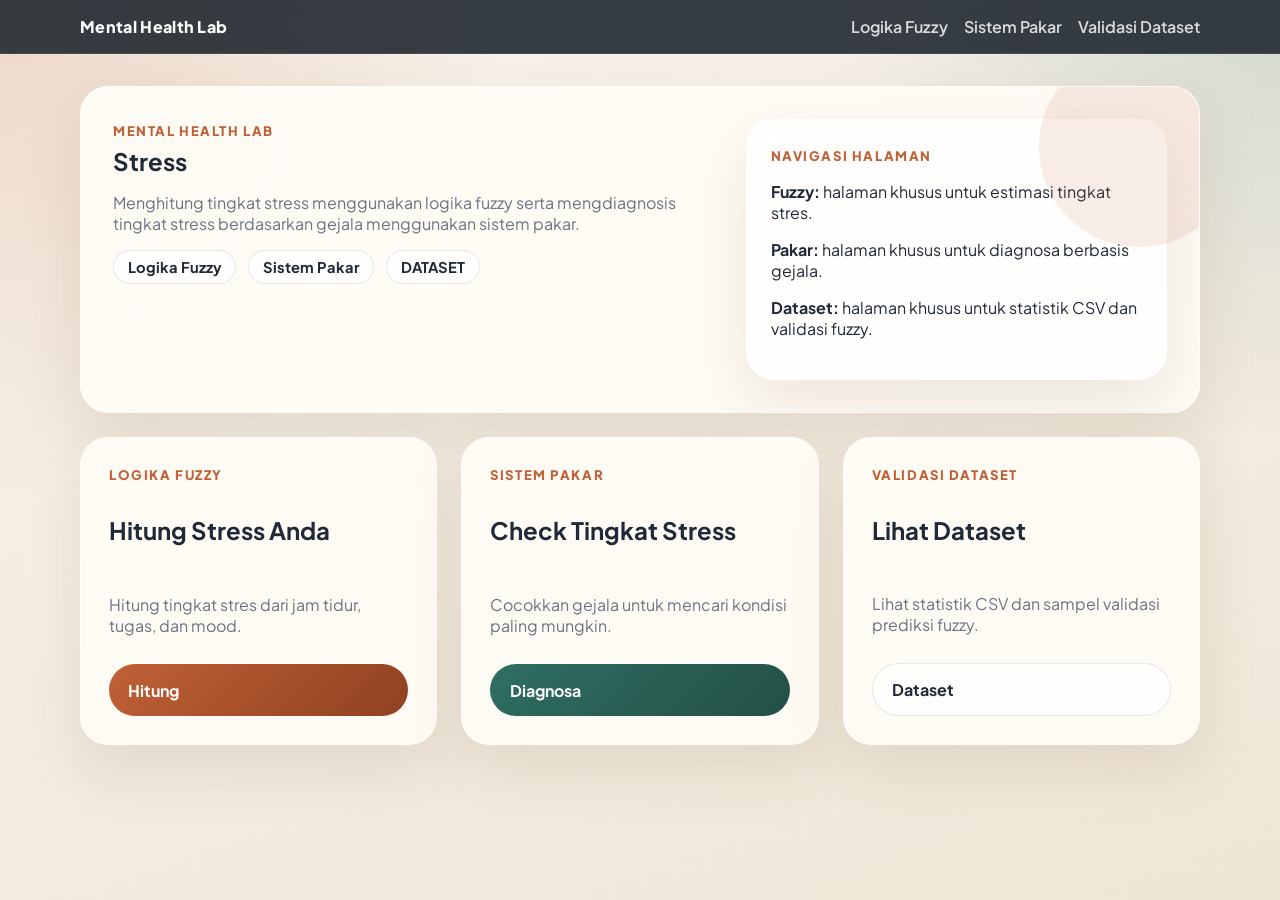
<file: index.html>
<!DOCTYPE html>
<html lang="id">
<head>
    <meta charset="UTF-8">
    <meta name="viewport" content="width=device-width, initial-scale=1.0">
    <title>Mental Health Lab</title>
    <link rel="preconnect" href="https://fonts.googleapis.com">
    <link rel="preconnect" href="https://fonts.gstatic.com" crossorigin>
    <link href="https://fonts.googleapis.com/css2?family=Plus+Jakarta+Sans:wght@400;500;700;800&display=swap" rel="stylesheet">
    <link rel="stylesheet" href="./styles.css">
</head>
<body data-page="home">
    <div class="site-shell">
        <header class="topbar">
            <div class="container topbar-inner">
                <a class="brand" href="./index.html">Mental Health Lab</a>
                <nav class="topnav">
                    <a href="./fuzzy.html">Logika Fuzzy</a>
                    <a href="./expert.html">Sistem Pakar</a>
                    <a href="./dataset.html">Validasi Dataset</a>
                </nav>
            </div>
        </header>

        <main class="container page">
            <section class="hero-card glass-card">
                <div class="hero-copy">
                    <span class="section-label">Mental Health Lab</span>
                    <h1>Stress</h1>
                    <p>
                        Menghitung tingkat stress menggunakan logika fuzzy serta mengdiagnosis tingkat stress berdasarkan gejala menggunakan sistem pakar.
                    </p>
                    <div class="pill-row">
                        <span class="metric-pill">Logika Fuzzy</span>
                        <span class="metric-pill">Sistem Pakar</span>
                        <span class="metric-pill">DATASET</span>
                    </div>
                </div>

                <div class="hero-panel">
                    <div class="glass-card inset-card">
                        <span class="section-label">Navigasi Halaman</span>
                        <p><strong>Fuzzy:</strong> halaman khusus untuk estimasi tingkat stres.</p>
                        <p><strong>Pakar:</strong> halaman khusus untuk diagnosa berbasis gejala.</p>
                        <p><strong>Dataset:</strong> halaman khusus untuk statistik CSV dan validasi fuzzy.</p>
                    </div>
                </div>
            </section>

            <section class="card-grid">
                <a class="glass-card feature-card" href="./fuzzy.html">
                    <span class="section-label">Logika Fuzzy</span>
                    <h2>Hitung Stress Anda</h2>
                    <p class="muted">Hitung tingkat stres dari jam tidur, tugas, dan mood.</p>
                    <span class="button button-primary">Hitung</span>
                </a>

                <a class="glass-card feature-card" href="./expert.html">
                    <span class="section-label">Sistem Pakar</span>
                    <h2>Check Tingkat Stress</h2>
                    <p class="muted">Cocokkan gejala untuk mencari kondisi paling mungkin.</p>
                    <span class="button button-accent">Diagnosa</span>
                </a>

                <a class="glass-card feature-card" href="./dataset.html">
                    <span class="section-label">Validasi Dataset</span>
                    <h2>Lihat Dataset</h2>
                    <p class="muted">Lihat statistik CSV dan sampel validasi prediksi fuzzy.</p>
                    <span class="button button-ghost">Dataset</span>
                </a>
            </section>
        </main>
    </div>
</body>
</html>
</file>
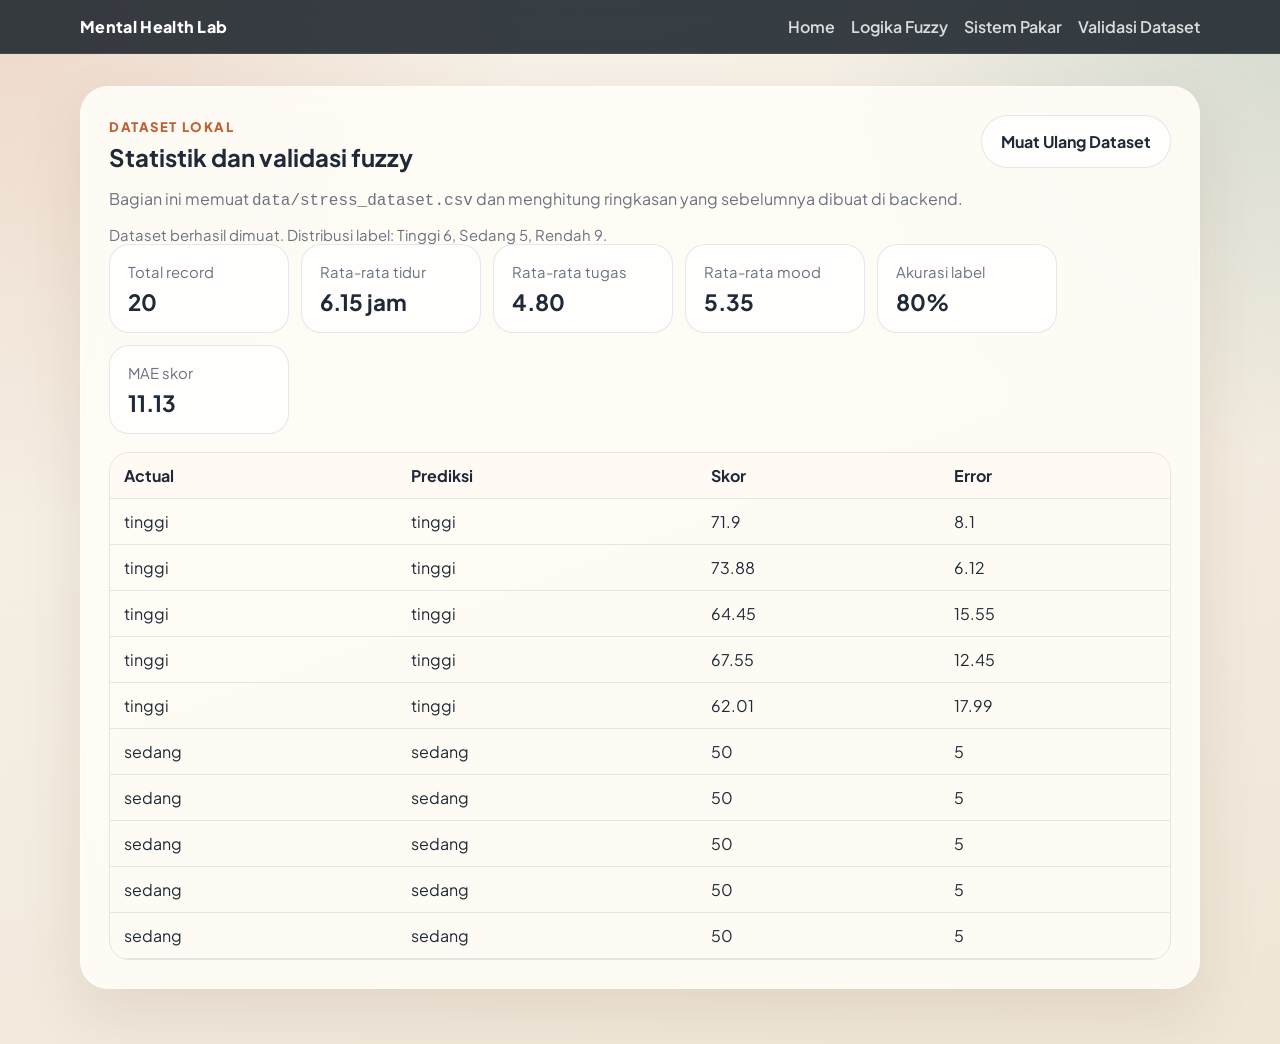
<file: dataset.html>
<!DOCTYPE html>
<html lang="id">
<head>
    <meta charset="UTF-8">
    <meta name="viewport" content="width=device-width, initial-scale=1.0">
    <title>Validasi Dataset - Mental Health Lab</title>
    <link rel="preconnect" href="https://fonts.googleapis.com">
    <link rel="preconnect" href="https://fonts.gstatic.com" crossorigin>
    <link href="https://fonts.googleapis.com/css2?family=Plus+Jakarta+Sans:wght@400;500;700;800&display=swap" rel="stylesheet">
    <link rel="stylesheet" href="./styles.css">
</head>
<body data-page="dataset">
    <div class="site-shell">
        <header class="topbar">
            <div class="container topbar-inner">
                <a class="brand" href="./index.html">Mental Health Lab</a>
                <nav class="topnav">
                    <a href="./index.html">Home</a>
                    <a href="./fuzzy.html">Logika Fuzzy</a>
                    <a href="./expert.html">Sistem Pakar</a>
                    <a href="./dataset.html">Validasi Dataset</a>
                </nav>
            </div>
        </header>

        <main class="container page">
            <section class="glass-card dataset-panel">
                <div class="dataset-head">
                    <div>
                        <span class="section-label">Dataset Lokal</span>
                        <h2>Statistik dan validasi fuzzy</h2>
                        <p class="muted">
                            Bagian ini memuat <code>data/stress_dataset.csv</code> dan menghitung ringkasan yang sebelumnya dibuat di backend.
                        </p>
                    </div>
                    <button id="reload-dataset" class="button button-ghost" type="button">Muat Ulang Dataset</button>
                </div>

                <div id="dataset-status" class="mini-note">Memuat dataset...</div>
                <div id="dataset-metrics" class="metric-grid"></div>
                <div id="dataset-table-wrap" class="table-wrap hidden">
                    <table>
                        <thead>
                            <tr>
                                <th>Actual</th>
                                <th>Prediksi</th>
                                <th>Skor</th>
                                <th>Error</th>
                            </tr>
                        </thead>
                        <tbody id="dataset-table-body"></tbody>
                    </table>
                </div>
            </section>
        </main>
    </div>

    <script src="./app.js"></script>
</body>
</html>
</file>
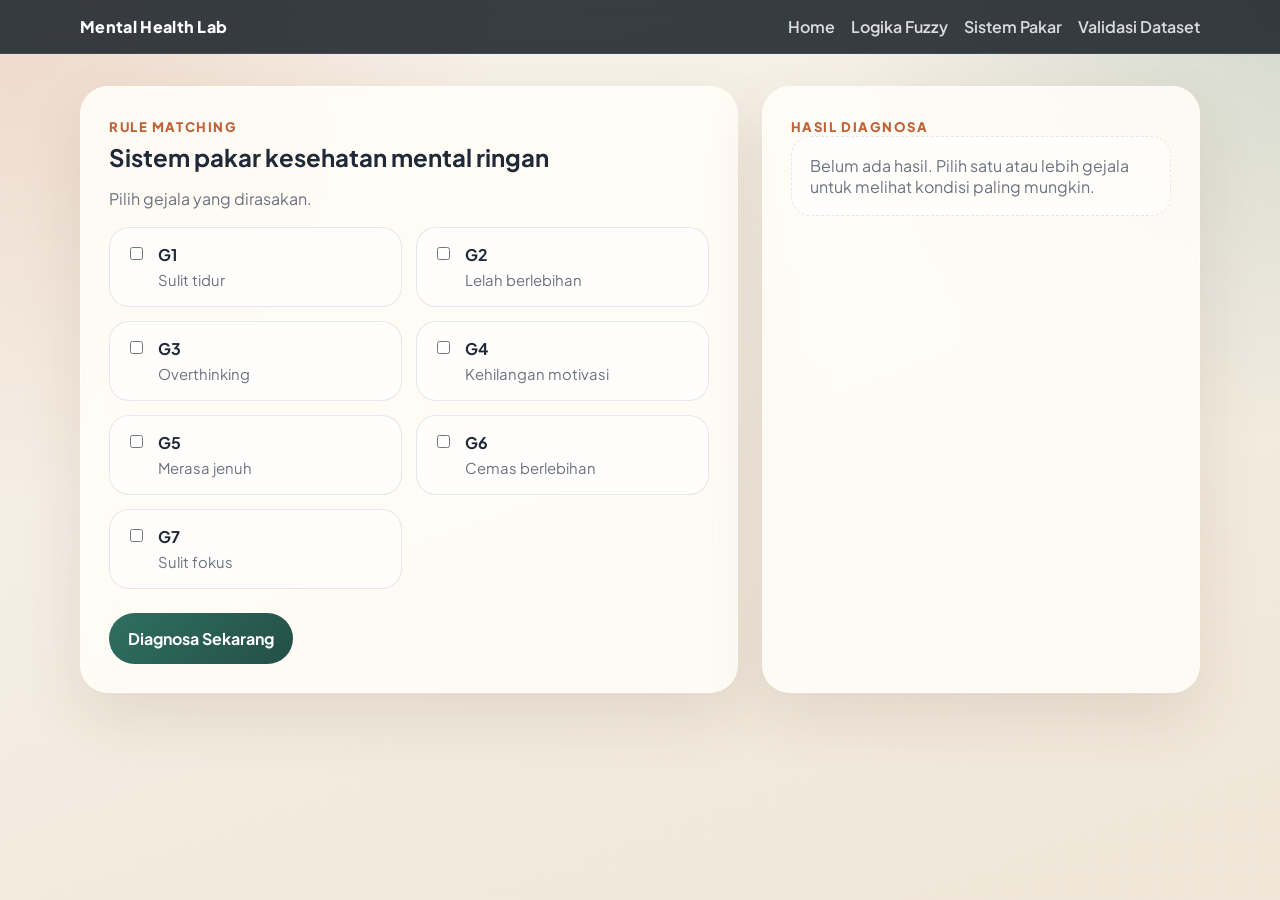
<file: expert.html>
<!DOCTYPE html>
<html lang="id">
<head>
    <meta charset="UTF-8">
    <meta name="viewport" content="width=device-width, initial-scale=1.0">
    <title>Sistem Pakar - Mental Health Lab</title>
    <link rel="preconnect" href="https://fonts.googleapis.com">
    <link rel="preconnect" href="https://fonts.gstatic.com" crossorigin>
    <link href="https://fonts.googleapis.com/css2?family=Plus+Jakarta+Sans:wght@400;500;700;800&display=swap" rel="stylesheet">
    <link rel="stylesheet" href="./styles.css">
</head>
<body data-page="expert">
    <div class="site-shell">
        <header class="topbar">
            <div class="container topbar-inner">
                <a class="brand" href="./index.html">Mental Health Lab</a>
                <nav class="topnav">
                    <a href="./index.html">Home</a>
                    <a href="./fuzzy.html">Logika Fuzzy</a>
                    <a href="./expert.html">Sistem Pakar</a>
                    <a href="./dataset.html">Validasi Dataset</a>
                </nav>
            </div>
        </header>

        <main class="container page">
            <section class="panel-grid">
                <div class="glass-card panel-main">
                    <span class="section-label">Rule Matching</span>
                    <h2>Sistem pakar kesehatan mental ringan</h2>
                    <p class="muted">
                        Pilih gejala yang dirasakan.
                    </p>

                    <form id="expert-form">
                        <div id="gejala-list" class="symptom-grid"></div>
                        <button type="submit" class="button button-accent">Diagnosa Sekarang</button>
                    </form>
                </div>

                <aside class="glass-card panel-side">
                    <span class="section-label">Hasil Diagnosa</span>
                    <div id="expert-empty" class="empty-state">
                        Belum ada hasil. Pilih satu atau lebih gejala untuk melihat kondisi paling mungkin.
                    </div>
                    <div id="expert-result" class="hidden"></div>
                </aside>
            </section>
        </main>
    </div>

    <script src="./app.js"></script>
</body>
</html>
</file>
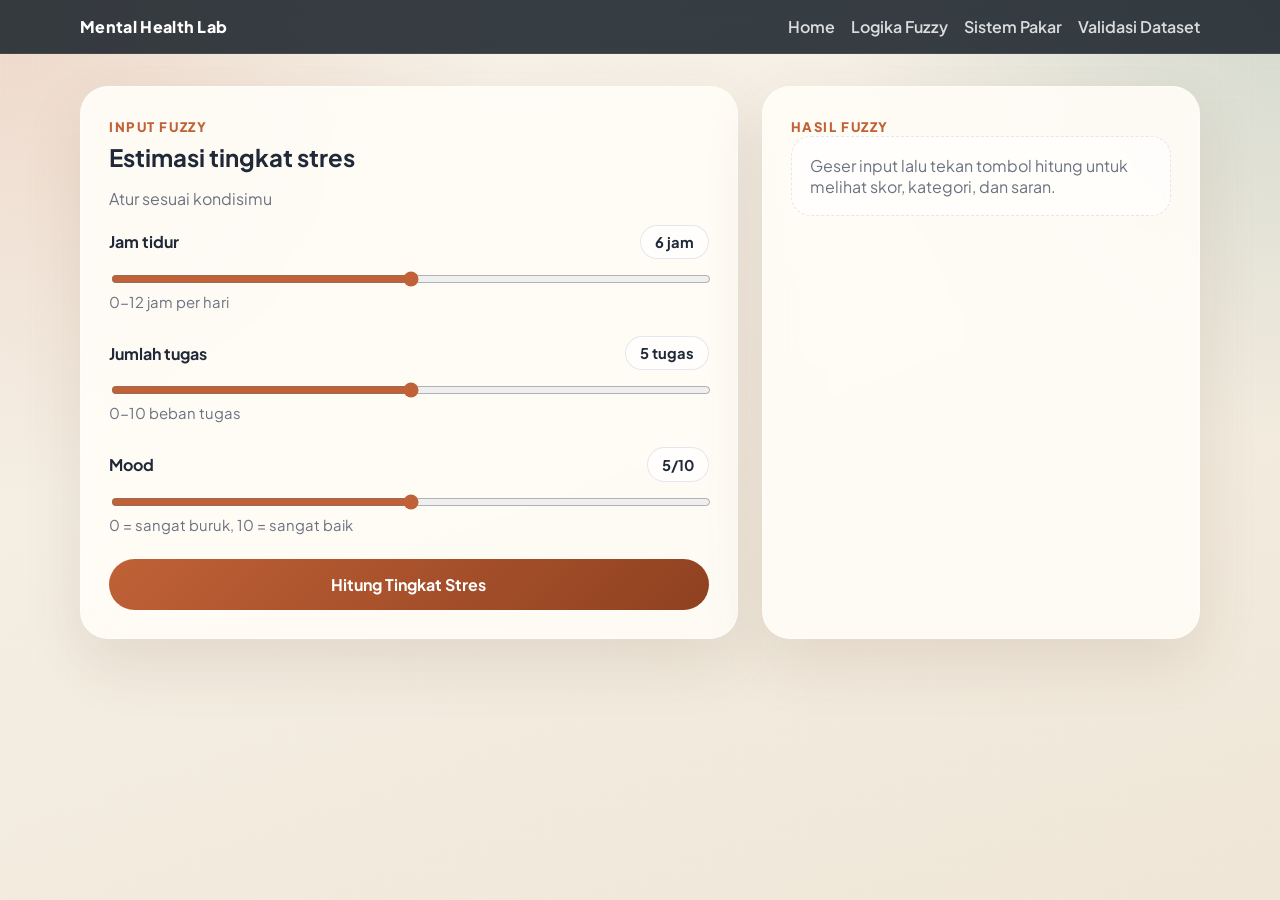
<file: fuzzy.html>
<!DOCTYPE html>
<html lang="id">
<head>
    <meta charset="UTF-8">
    <meta name="viewport" content="width=device-width, initial-scale=1.0">
    <title>Fuzzy - Mental Health Lab</title>
    <link rel="preconnect" href="https://fonts.googleapis.com">
    <link rel="preconnect" href="https://fonts.gstatic.com" crossorigin>
    <link href="https://fonts.googleapis.com/css2?family=Plus+Jakarta+Sans:wght@400;500;700;800&display=swap" rel="stylesheet">
    <link rel="stylesheet" href="./styles.css">
</head>
<body data-page="fuzzy">
    <div class="site-shell">
        <header class="topbar">
            <div class="container topbar-inner">
                <a class="brand" href="./index.html">Mental Health Lab</a>
                <nav class="topnav">
                    <a href="./index.html">Home</a>
                    <a href="./fuzzy.html">Logika Fuzzy</a>
                    <a href="./expert.html">Sistem Pakar</a>
                    <a href="./dataset.html">Validasi Dataset</a>
                </nav>
            </div>
        </header>

        <main class="container page">
            <section class="panel-grid">
                <div class="glass-card panel-main">
                    <span class="section-label">Input Fuzzy</span>
                    <h2>Estimasi tingkat stres</h2>
                    <p class="muted">
                        Atur sesuai kondisimu
                    </p>

                    <form id="fuzzy-form" class="stack-lg">
                        <label class="range-field">
                            <span class="field-head">
                                <span>Jam tidur</span>
                                <output id="jam_tidur_output" class="range-value">6 jam</output>
                            </span>
                            <input id="jam_tidur" name="jam_tidur" type="range" min="0" max="12" value="6">
                            <span class="mini-note">0-12 jam per hari</span>
                        </label>

                        <label class="range-field">
                            <span class="field-head">
                                <span>Jumlah tugas</span>
                                <output id="jumlah_tugas_output" class="range-value">5 tugas</output>
                            </span>
                            <input id="jumlah_tugas" name="jumlah_tugas" type="range" min="0" max="10" value="5">
                            <span class="mini-note">0-10 beban tugas</span>
                        </label>

                        <label class="range-field">
                            <span class="field-head">
                                <span>Mood</span>
                                <output id="mood_output" class="range-value">5/10</output>
                            </span>
                            <input id="mood" name="mood" type="range" min="0" max="10" value="5">
                            <span class="mini-note">0 = sangat buruk, 10 = sangat baik</span>
                        </label>

                        <button type="submit" class="button button-primary">Hitung Tingkat Stres</button>
                    </form>
                </div>

                <aside class="glass-card panel-side">
                    <span class="section-label">Hasil Fuzzy</span>
                    <div id="fuzzy-empty" class="empty-state">
                        Geser input lalu tekan tombol hitung untuk melihat skor, kategori, dan saran.
                    </div>
                    <div id="fuzzy-result" class="hidden"></div>
                </aside>
            </section>
        </main>
    </div>

    <script src="./app.js"></script>
</body>
</html>
</file>
<file: styles.css>
:root {
    --bg: #f4efe6;
    --surface: rgba(255, 252, 247, 0.92);
    --surface-strong: #fffaf3;
    --text: #1f2937;
    --muted: #6b7280;
    --line: rgba(148, 163, 184, 0.25);
    --primary: #c06137;
    --primary-dark: #8f4120;
    --accent: #2f6f62;
    --accent-dark: #244f46;
    --accent-soft: #dff1ea;
    --warning-soft: #fff1cf;
    --danger-soft: #ffe1da;
    --success-soft: #ecfaf4;
    --shadow: 0 24px 60px rgba(103, 74, 49, 0.12);
}

* {
    box-sizing: border-box;
}

html {
    scroll-behavior: smooth;
}

body {
    margin: 0;
    font-family: "Plus Jakarta Sans", sans-serif;
    color: var(--text);
    min-height: 100vh;
    background:
        radial-gradient(circle at top left, rgba(192, 97, 55, 0.18), transparent 32%),
        radial-gradient(circle at top right, rgba(47, 111, 98, 0.16), transparent 28%),
        linear-gradient(160deg, #f8f3eb 0%, #efe6d7 100%);
}

body::before {
    content: "";
    position: fixed;
    inset: 0;
    background-image:
        linear-gradient(rgba(255, 255, 255, 0.24) 1px, transparent 1px),
        linear-gradient(90deg, rgba(255, 255, 255, 0.24) 1px, transparent 1px);
    background-size: 32px 32px;
    opacity: 0.25;
    pointer-events: none;
}

a {
    color: inherit;
    text-decoration: none;
}

code {
    font-family: Consolas, monospace;
}

.container {
    width: min(1120px, calc(100vw - 32px));
    margin: 0 auto;
}

.page {
    padding: 32px 0 56px;
    display: grid;
    gap: 24px;
}

.card-grid {
    display: grid;
    grid-template-columns: repeat(3, minmax(0, 1fr));
    gap: 24px;
}

.feature-card {
    padding: 28px;
    display: grid;
    gap: 12px;
}

.topbar {
    position: sticky;
    top: 0;
    z-index: 20;
    background: rgba(28, 36, 44, 0.88);
    backdrop-filter: blur(12px);
    border-bottom: 1px solid rgba(255, 255, 255, 0.08);
}

.topbar-inner {
    display: flex;
    justify-content: space-between;
    align-items: center;
    gap: 24px;
    padding: 16px 0;
}

.brand {
    font-weight: 800;
    letter-spacing: 0.02em;
    color: #fff;
}

.topnav {
    display: flex;
    flex-wrap: wrap;
    gap: 16px;
}

.topnav a {
    color: rgba(255, 255, 255, 0.82);
    font-weight: 600;
}

.topnav a:hover {
    color: #fff;
}

.glass-card {
    background: var(--surface);
    border: 1px solid rgba(255, 255, 255, 0.55);
    border-radius: 28px;
    box-shadow: var(--shadow);
    backdrop-filter: blur(14px);
}

.hero-card {
    display: grid;
    grid-template-columns: 1.3fr 0.9fr;
    gap: 24px;
    padding: 32px;
    position: relative;
    overflow: hidden;
}

.hero-card::after {
    content: "";
    position: absolute;
    width: 200px;
    height: 200px;
    right: -40px;
    top: -40px;
    border-radius: 50%;
    background: rgba(192, 97, 55, 0.11);
}

.hero-copy h1,
.panel-main h2,
.dataset-panel h2 {
    margin: 8px 0 12px;
    line-height: 1.15;
}

.hero-copy p,
.muted {
    color: var(--muted);
}

.inset-card {
    padding: 24px;
    background: rgba(255, 255, 255, 0.72);
}

.pill-row,
.selected-tags,
.metric-grid {
    display: flex;
    flex-wrap: wrap;
    gap: 12px;
}

.metric-pill,
.tag-pill,
.range-value {
    display: inline-flex;
    align-items: center;
    padding: 0.45rem 0.85rem;
    border-radius: 999px;
    font-size: 0.92rem;
    font-weight: 700;
}

.metric-pill,
.range-value {
    background: rgba(255, 255, 255, 0.75);
    border: 1px solid var(--line);
}

.tag-pill {
    background: var(--accent-soft);
    color: #17453c;
}

.section-label {
    font-size: 0.82rem;
    font-weight: 800;
    text-transform: uppercase;
    letter-spacing: 0.12em;
    color: var(--primary);
}

.panel-grid {
    display: grid;
    grid-template-columns: 1.2fr 0.8fr;
    gap: 24px;
}

.panel-main,
.panel-side,
.dataset-panel {
    padding: 28px;
}

.stack-lg {
    display: grid;
    gap: 24px;
}

.field-head {
    display: flex;
    justify-content: space-between;
    align-items: center;
    gap: 12px;
    margin-bottom: 10px;
    font-weight: 700;
}

.range-field input[type="range"] {
    width: 100%;
    accent-color: var(--primary);
}

.button {
    border: none;
    border-radius: 999px;
    padding: 0.95rem 1.2rem;
    font: inherit;
    font-weight: 700;
    cursor: pointer;
    transition: transform 0.18s ease, opacity 0.18s ease;
}

.button:hover {
    transform: translateY(-1px);
}

.button-primary {
    color: #fff;
    background: linear-gradient(135deg, var(--primary) 0%, var(--primary-dark) 100%);
}

.button-accent {
    color: #fff;
    background: linear-gradient(135deg, var(--accent) 0%, var(--accent-dark) 100%);
}

.button-ghost {
    color: var(--text);
    background: rgba(255, 255, 255, 0.72);
    border: 1px solid var(--line);
}

.mini-note {
    color: var(--muted);
    font-size: 0.93rem;
}

.empty-state {
    color: var(--muted);
    padding: 18px;
    border-radius: 20px;
    background: rgba(255, 255, 255, 0.6);
    border: 1px dashed var(--line);
}

.hidden {
    display: none;
}

.result-panel {
    border-radius: 24px;
    padding: 18px;
    border: 1px solid transparent;
    margin-bottom: 16px;
}

.result-low {
    background: var(--success-soft);
    border-color: #bee8d0;
}

.result-medium {
    background: var(--warning-soft);
    border-color: #f2d691;
}

.result-high {
    background: var(--danger-soft);
    border-color: #efb6a8;
}

.result-head {
    display: flex;
    justify-content: space-between;
    align-items: center;
    gap: 12px;
    flex-wrap: wrap;
}

.result-score {
    font-size: 2rem;
    font-weight: 800;
}

.progress-track {
    width: 100%;
    height: 14px;
    border-radius: 999px;
    background: rgba(148, 163, 184, 0.22);
    overflow: hidden;
    margin: 14px 0 16px;
}

.progress-fill {
    height: 100%;
    border-radius: 999px;
}

.fill-low {
    background: linear-gradient(90deg, #47a26c, #2f6f62);
}

.fill-medium {
    background: linear-gradient(90deg, #f0b84c, #d1871b);
}

.fill-high {
    background: linear-gradient(90deg, #de7258, #c14e30);
}

.info-box {
    padding: 14px 16px;
    border-radius: 18px;
    background: #edf5ff;
    border: 1px solid #c9defd;
}

.symptom-grid {
    display: grid;
    grid-template-columns: repeat(2, minmax(0, 1fr));
    gap: 14px;
    margin: 18px 0 24px;
}

.symptom-card {
    display: flex;
    align-items: flex-start;
    gap: 12px;
    padding: 16px;
    border-radius: 20px;
    background: rgba(255, 255, 255, 0.72);
    border: 1px solid var(--line);
}

.symptom-card strong {
    display: block;
    margin-bottom: 4px;
}

.rank-table,
.table-wrap table {
    width: 100%;
    border-collapse: collapse;
}

.rank-table th,
.rank-table td,
.table-wrap th,
.table-wrap td {
    text-align: left;
    padding: 12px 14px;
    border-bottom: 1px solid var(--line);
}

.table-wrap {
    overflow: auto;
    border: 1px solid var(--line);
    border-radius: 20px;
    margin-top: 18px;
}

.table-wrap thead th {
    background: rgba(255, 250, 243, 0.92);
}

.dataset-head {
    display: flex;
    justify-content: space-between;
    align-items: flex-start;
    gap: 16px;
}

.metric-card {
    min-width: 180px;
    padding: 16px 18px;
    border-radius: 20px;
    background: rgba(255, 255, 255, 0.72);
    border: 1px solid var(--line);
}

.metric-card strong {
    display: block;
    font-size: 1.4rem;
    margin-top: 6px;
}

@media (max-width: 900px) {
    .hero-card,
    .panel-grid,
    .card-grid {
        grid-template-columns: 1fr;
    }

    .dataset-head,
    .topbar-inner {
        flex-direction: column;
        align-items: flex-start;
    }
}

@media (max-width: 640px) {
    .container {
        width: min(100vw - 20px, 1120px);
    }

    .page {
        padding-top: 20px;
    }

    .hero-card,
    .panel-main,
    .panel-side,
    .dataset-panel {
        padding: 20px;
    }

    .symptom-grid {
        grid-template-columns: 1fr;
    }
}
</file>
